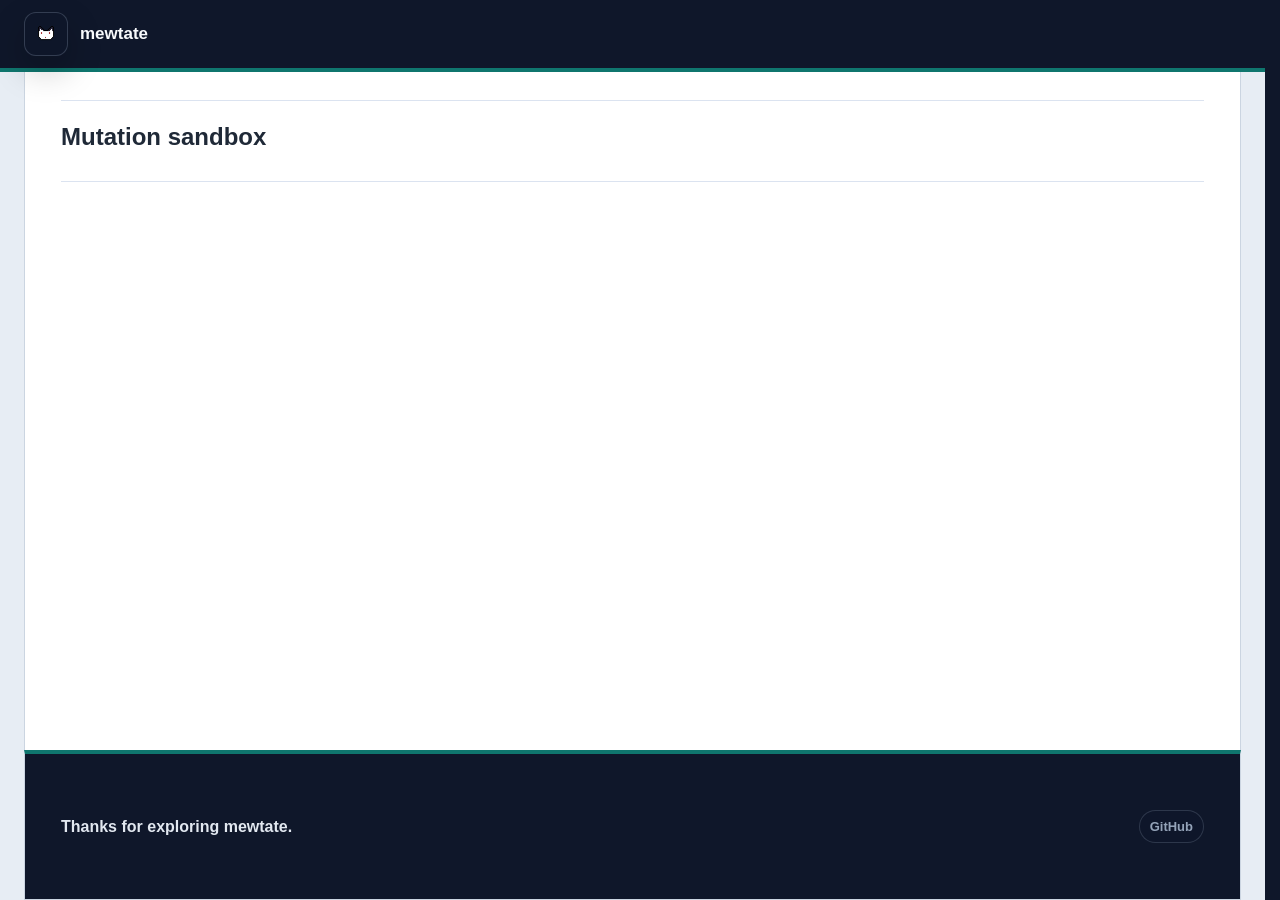
<file: frontend/index.html>
<!DOCTYPE html>
<html lang="en">
<head>
    <meta charset="UTF-8">
    <meta name="viewport" content="width=device-width, initial-scale=1.0">
    <title>mewtate</title>
    <link rel="icon" type="image/png" href="mewtateLogo.png">
    <link rel="stylesheet" href="style.css">
</head>
<body class="home-page">
    <header class="site-header home-header">
        <div class="brand-zone">
            <a class="brand-mark" href="index.html" aria-label="mewtate home">
                <img src="mewtateLogo.png" alt="mewtate logo">
            </a>
            <div class="brand-copy">
                <strong>mewtate</strong>
            </div>
        </div>
    </header>

    <main class="home-main">
        <section class="tool-directory" aria-label="Available tools">
            <a class="tool-row primary-tool" href="mutation-sandbox.html">
                <div>
                    <h3>Mutation sandbox</h3>
                    <p class="tool-hover-description">
                        Compare protein sequence mutations with conservation, UniProt functional regions,
                        and AlphaFold structure context.
                    </p>
                </div>
            </a>
        </section>
    </main>

    <footer class="site-footer">
        <div>
            <p>Thanks for exploring mewtate.</p>
        </div>

        <div class="footer-links">
            <a href="https://github.com/Buuber28" target="_blank" rel="noreferrer">GitHub</a>
        </div>
    </footer>
</body>
</html>
</file>
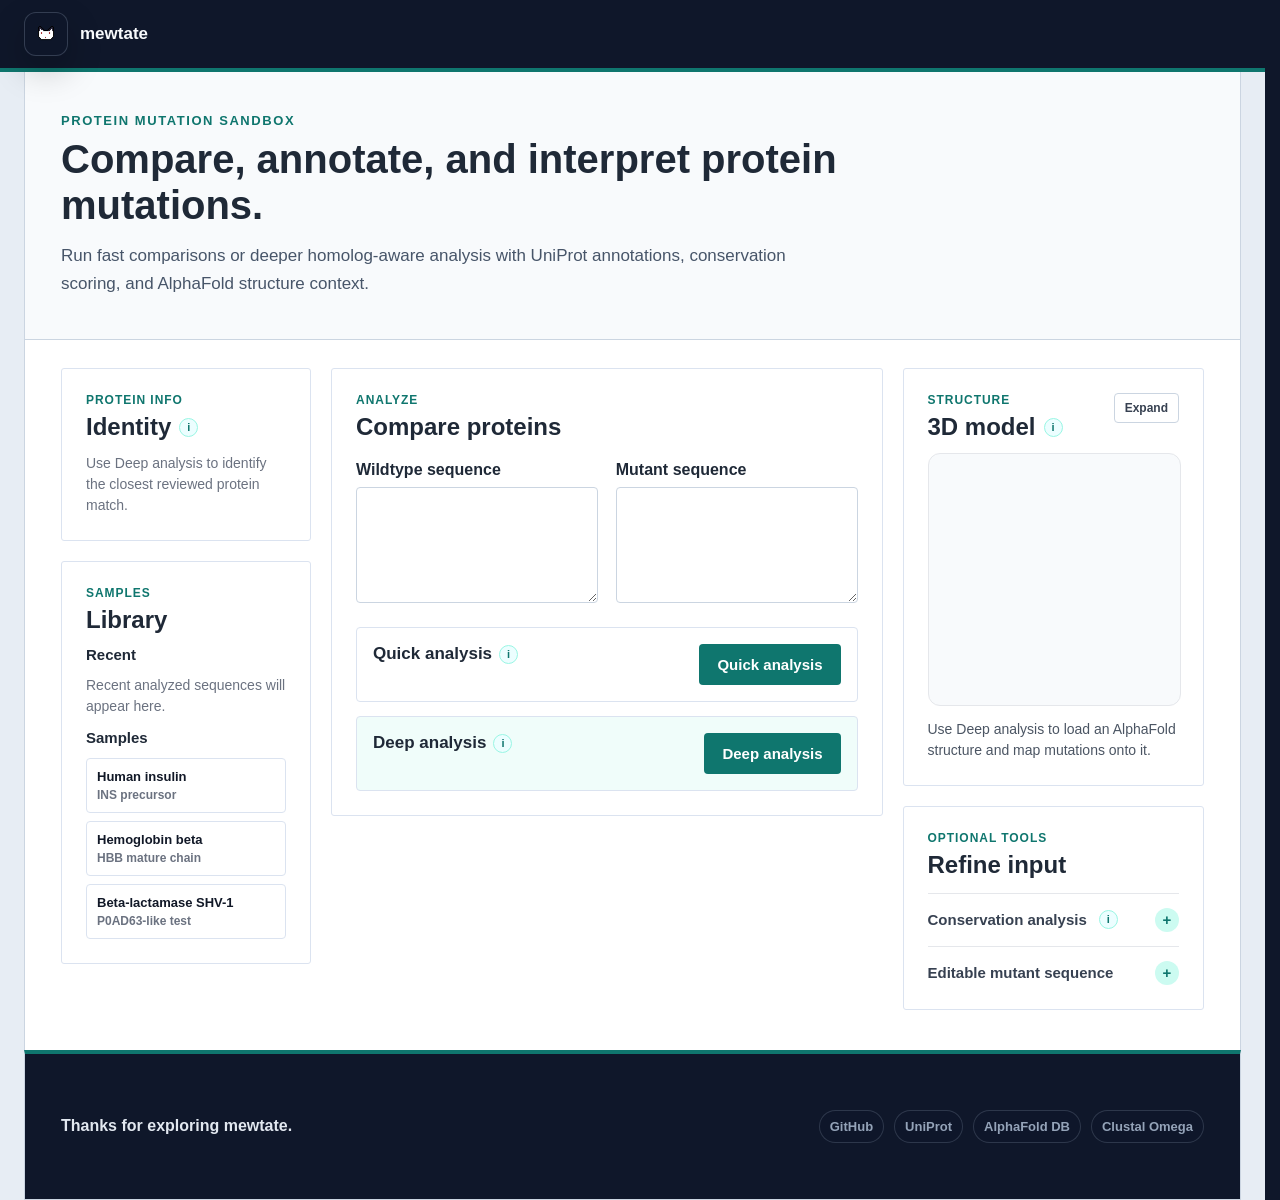
<file: frontend/mutation-sandbox.html>
<!DOCTYPE html>
<html lang="en">
<head>
    <meta charset="UTF-8">
    <meta name="viewport" content="width=device-width, initial-scale=1.0">
    <title>Mutation sandbox | mewtate</title>
    <link rel="icon" type="image/png" href="mewtateLogo.png">
    <link rel="stylesheet" href="style.css">
</head>
<body class="tool-page">
    <header class="site-header">
        <div class="brand-zone">
            <a class="brand-mark" href="index.html" aria-label="mewtate home">
                <img src="mewtateLogo.png" alt="mewtate logo">
            </a>
            <div class="brand-copy">
                <strong>mewtate</strong>
            </div>
        </div>
    </header>

    <main class="tool-main">
        <header class="tool-intro">
            <div>
                <p class="eyebrow">Protein mutation sandbox</p>
                <h1>Compare, annotate, and interpret protein mutations.</h1>
                <p class="hero-text">
                    Run fast comparisons or deeper homolog-aware analysis with UniProt annotations,
                    conservation scoring, and AlphaFold structure context.
                </p>
            </div>
        </header>

        <section class="workspace-grid">
            <div class="left-column">
                <aside class="panel info-panel">
                    <div class="panel-header compact">
                        <div>
                            <p class="panel-kicker">Protein info</p>
                            <h2>
                                Identity
                                <span class="info-tip" tabindex="0" data-tooltip="Deep analysis compares your sequence against UniProt matches so mewtate can show a likely protein name, organism, accession, and annotation source.">i</span>
                            </h2>
                        </div>
                    </div>

                    <div id="protein-info" class="protein-info">
                        <p class="empty-state">
                            Use Deep analysis to identify the closest reviewed protein match.
                        </p>
                    </div>
                </aside>

                <aside class="panel sequence-library-panel">
                    <div class="panel-header compact">
                        <div>
                            <p class="panel-kicker">Samples</p>
                            <h2>Library</h2>
                        </div>
                    </div>

                    <div class="sequence-library">
                        <h3>Recent</h3>
                        <div id="recent-sequences" class="sequence-list">
                            <p class="empty-state">Recent analyzed sequences will appear here.</p>
                        </div>

                        <h3>Samples</h3>
                        <div id="sample-sequences" class="sequence-list"></div>
                    </div>
                </aside>
            </div>

            <div class="main-column">
                <section class="panel sequence-panel">
                    <div class="panel-header">
                        <div>
                            <p class="panel-kicker">Analyze</p>
                            <h2>Compare proteins</h2>
                        </div>
                    </div>

                    <div class="sequence-input-grid">
                        <div>
                            <label for="wildtype-sequence">Wildtype sequence</label>
                            <textarea id="wildtype-sequence" rows="5"></textarea>
                        </div>

                        <div>
                            <label for="mutant-sequence">Mutant sequence</label>
                            <textarea id="mutant-sequence" rows="5"></textarea>
                        </div>
                    </div>

                    <div class="analysis-actions">
                        <div class="analysis-option">
                            <div>
                                <h3>
                                    Quick analysis
                                    <span class="info-tip" tabindex="0" data-tooltip="Compares wildtype and mutant sequences directly. It uses a pasted aligned FASTA if available, but skips remote homolog search and UniProt feature lookup.">i</span>
                                </h3>
                            </div>
                            <button id="quick-analysis-button">Quick analysis</button>
                        </div>

                        <div class="analysis-option deep-analysis">
                            <div>
                                <h3>
                                    Deep analysis
                                    <span class="info-tip" tabindex="0" data-tooltip="Runs the full workflow: identifies likely homologs, builds an alignment, calculates conservation, fetches UniProt functional regions, and maps mutations onto structure when possible.">i</span>
                                </h3>
                                <div id="deep-analysis-progress" class="progress-bar hidden">
                                    <span></span>
                                </div>
                                <p id="deep-analysis-status" class="tool-status"></p>
                            </div>
                            <button id="deep-analysis-button">Deep analysis</button>
                        </div>
                    </div>
                </section>

                <section id="results"></section>
            </div>

            <div class="right-column">
                <aside class="panel structure-panel" id="structure-panel">
                    <div class="panel-header compact">
                        <div>
                            <p class="panel-kicker">Structure</p>
                            <h2>
                                3D model
                                <span class="info-tip" tabindex="0" data-tooltip="When AlphaFold has a predicted structure for the matched protein, substitutions and deletions are highlighted near the affected residue positions.">i</span>
                            </h2>
                        </div>
                        <button id="structure-expand-button" class="icon-action" type="button">Expand</button>
                    </div>

                    <div id="structure-viewer" class="structure-viewer"></div>
                    <p id="structure-status" class="tool-status">
                        Use Deep analysis to load an AlphaFold structure and map mutations onto it.
                    </p>
                </aside>

                <aside class="panel tools-panel">
                    <div class="panel-header compact">
                        <div>
                            <p class="panel-kicker">Optional tools</p>
                            <h2>Refine input</h2>
                        </div>
                    </div>

                    <details class="tool-drawer">
                        <summary>
                            Conservation analysis
                            <span class="info-tip" tabindex="0" data-tooltip="Conservation estimates how often each residue is preserved across homologous proteins. Mutations at highly conserved positions are treated as more biologically important.">i</span>
                        </summary>
                        <div class="homolog-search">
                            <p class="tool-description">
                                Paste your own pre-aligned homolog sequences below. Quick and deep analysis will use
                                this custom alignment instead of an automatically generated homolog alignment.
                            </p>
                        </div>
                        <label for="aligned-fasta">Custom aligned FASTA</label>
                        <textarea id="aligned-fasta" rows="7" placeholder=">seq1&#10;MKTFFVLLL&#10;>seq2&#10;MKTFFILLL&#10;>seq3&#10;MKTYFVLLL"></textarea>
                    </details>

                    <details class="tool-drawer">
                        <summary>Editable mutant sequence</summary>
                        <button id="load-sequence-button">Load sequence into editor</button>

                        <div class="mutation-modes">
                            <button id="substitute-mode-button">Substitute</button>
                            <button id="insert-mode-button">Insert</button>
                            <button id="delete-mode-button">Delete</button>
                        </div>

                        <div id="sequence-editor"></div>

                        <h3>Amino acid palette</h3>
                        <div id="amino-acid-palette"></div>

                        <div id="amino-acid-legend" class="hidden">
                            <div class="legend">
                                <span class="legend-item aa-nonpolar">Nonpolar / hydrophobic</span>
                                <span class="legend-item aa-polar">Polar uncharged</span>
                                <span class="legend-item aa-positive">Positively charged</span>
                                <span class="legend-item aa-negative">Negatively charged</span>
                            </div>
                        </div>
                    </details>
                </aside>
            </div>
        </section>
    </main>

    <footer class="site-footer">
        <div>
            <p>Thanks for exploring mewtate.</p>
        </div>

        <div class="footer-links">
            <a href="https://github.com/Buuber28" target="_blank" rel="noreferrer">GitHub</a>
            <a href="https://www.uniprot.org/" target="_blank" rel="noreferrer">UniProt</a>
            <a href="https://alphafold.ebi.ac.uk/" target="_blank" rel="noreferrer">AlphaFold DB</a>
            <a href="https://www.ebi.ac.uk/jdispatcher/msa/clustalo" target="_blank" rel="noreferrer">Clustal Omega</a>
        </div>
    </footer>

    <script src="vendor/3Dmol-min.js"></script>
    <script src="app.js?v=conservation-details"></script>
</body>
</html>
</file>
<file: frontend/style.css>
html {
    min-height: 100%;
    background: #0f172a;
    scrollbar-gutter: stable;
}

body {
    font-family: Inter, Arial, sans-serif;
    background:
        radial-gradient(circle at 18% 0%, rgba(45, 212, 191, 0.12), transparent 30%),
        linear-gradient(135deg, #0f172a 0%, #111827 42%, #1f2937 100%);
    background-color: #0f172a;
    color: #dbe4f0;
    margin: 0;
    min-height: 100vh;
    overflow-y: scroll;
    padding: 0 24px 48px;
}

main {
    max-width: 1480px;
    margin: 0 auto;
}

.site-header {
    position: relative;
    top: 0;
    z-index: 15;
    display: flex;
    align-items: center;
    max-width: 1480px;
    margin: 0 auto 28px;
    padding: 14px 0;
}

.brand-zone {
    position: relative;
    display: flex;
    align-items: center;
    gap: 12px;
    width: fit-content;
}

.brand-mark {
    display: inline-flex;
    width: 42px;
    height: 42px;
    align-items: center;
    justify-content: center;
    overflow: hidden;
    border: 1px solid rgba(148, 163, 184, 0.28);
    border-radius: 12px;
    background: rgba(15, 23, 42, 0.72);
    box-shadow: 0 14px 34px rgba(0, 0, 0, 0.26);
}

.brand-mark img {
    width: 32px;
    height: 32px;
    object-fit: contain;
}

.brand-copy {
    display: grid;
    gap: 0;
}

.brand-copy strong {
    color: #f8fafc;
    font-size: 17px;
}

.brand-copy span {
    color: #94a3b8;
    font-size: 12px;
    font-weight: 700;
}

.header-link {
    color: #cbd5e1;
    font-size: 14px;
    font-weight: 800;
    text-decoration: none;
}

.header-link:hover {
    color: #99f6e4;
}

.hero {
    display: grid;
    grid-template-columns: minmax(0, 1fr);
    gap: 24px;
    align-items: end;
    margin-bottom: 28px;
    padding: 20px 0 8px;
}

.eyebrow {
    text-transform: uppercase;
    letter-spacing: 0.12em;
    font-size: 13px;
    font-weight: 700;
    color: #5eead4;
    margin-bottom: 8px;
}

.hero h1 {
    max-width: 920px;
    color: #f8fafc;
    font-size: 44px;
    line-height: 1.05;
    margin: 0;
    letter-spacing: 0;
}

.hero-text {
    max-width: 760px;
    font-size: 17px;
    line-height: 1.6;
    color: #cbd5e1;
    margin-top: 16px;
}

.workspace-grid {
    display: grid;
    grid-template-columns: minmax(180px, 0.68fr) minmax(430px, 1.5fr) minmax(260px, 0.82fr);
    gap: 20px;
    align-items: start;
}

.main-column {
    display: grid;
    gap: 20px;
    min-width: 0;
}

.left-column {
    display: grid;
    gap: 20px;
}

.right-column {
    display: grid;
    gap: 20px;
}

.panel {
    background: rgba(248, 250, 252, 0.96);
    border: 1px solid rgba(203, 213, 225, 0.72);
    border-radius: 16px;
    padding: 24px;
    color: #1f2937;
    box-shadow: 0 20px 60px rgba(0, 0, 0, 0.22);
}

.panel-header {
    display: flex;
    justify-content: space-between;
    gap: 18px;
    align-items: flex-start;
    margin-bottom: 20px;
}

.panel-header.compact {
    margin-bottom: 12px;
}

.icon-action {
    align-self: flex-start;
    padding: 7px 10px;
    border: 1px solid #cbd5e1;
    border-radius: 8px;
    background: #ffffff;
    color: #374151;
    font-size: 12px;
    font-weight: 800;
}

.icon-action:hover {
    background: #ecfeff;
    color: #0f766e;
}

.panel-kicker {
    margin: 0 0 6px;
    color: #0f766e;
    font-size: 12px;
    font-weight: 800;
    letter-spacing: 0.08em;
    text-transform: uppercase;
}

.panel h2 {
    display: flex;
    align-items: center;
    gap: 8px;
    margin: 0;
    font-size: 24px;
}

.protein-info {
    display: grid;
    gap: 14px;
}

.empty-state {
    margin: 0;
    color: #6b7280;
    font-size: 14px;
    line-height: 1.5;
}

.protein-match h3 {
    margin: 12px 0 16px;
    font-size: 17px;
    line-height: 1.35;
    overflow-wrap: anywhere;
}

.match-badge {
    display: inline-flex;
    padding: 5px 9px;
    border-radius: 999px;
    background: #ccfbf1;
    color: #0f766e;
    font-size: 12px;
    font-weight: 800;
}

.protein-match dl {
    display: grid;
    gap: 10px;
    margin: 0;
}

.protein-match dl div {
    display: flex;
    justify-content: space-between;
    gap: 12px;
    padding-top: 10px;
    border-top: 1px solid #e5e7eb;
}

.protein-match dt {
    color: #6b7280;
    font-size: 13px;
    font-weight: 700;
}

.protein-match dd {
    margin: 0;
    color: #111827;
    font-size: 13px;
    font-weight: 800;
    text-align: right;
}

.sequence-library {
    display: grid;
    gap: 12px;
}

.sequence-library h3 {
    margin: 0;
    font-size: 15px;
}

.sequence-list {
    display: grid;
    gap: 8px;
}

.structure-panel {
    overflow: visible;
}

.structure-viewer {
    position: relative;
    contain: layout paint;
    width: 100%;
    aspect-ratio: 1 / 1;
    min-height: 220px;
    margin-bottom: 12px;
    overflow: hidden;
    border: 1px solid #e5e7eb;
    border-radius: 12px;
    background: #f8fafc;
}

.structure-viewer canvas,
.structure-viewer > div {
    display: block;
    position: absolute !important;
    inset: 0;
    width: 100% !important;
    height: 100% !important;
}

.structure-panel.expanded {
    position: fixed;
    inset: 28px;
    z-index: 20;
    display: grid;
    grid-template-rows: auto minmax(0, 1fr) auto;
    max-width: none;
    overflow: hidden;
}

.structure-panel.expanded .structure-viewer {
    aspect-ratio: auto;
    min-height: 0;
    height: 100%;
}

.structure-panel.expanded::before {
    content: "";
    position: fixed;
    inset: 0;
    z-index: -1;
    background: rgba(15, 23, 42, 0.34);
}

.sequence-preset {
    width: 100%;
    padding: 10px;
    border: 1px solid #dbe3f0;
    border-radius: 10px;
    background: #fafafa;
    color: #111827;
    text-align: left;
}

.sequence-preset:hover {
    background: #ecfeff;
}

.sequence-preset strong {
    display: block;
    font-size: 13px;
}

.sequence-preset span {
    display: block;
    margin-top: 4px;
    color: #6b7280;
    font-size: 12px;
    font-weight: 600;
}

.sequence-input-grid {
    display: grid;
    grid-template-columns: repeat(2, minmax(0, 1fr));
    gap: 18px;
}

.analysis-actions {
    display: grid;
    gap: 14px;
    margin-top: 20px;
}

.analysis-option {
    display: grid;
    grid-template-columns: minmax(0, 1fr) auto;
    gap: 18px;
    align-items: start;
    padding: 16px;
    border: 1px solid #dbe3f0;
    border-radius: 12px;
    background: #ffffff;
}

.analysis-option h3 {
    display: flex;
    align-items: center;
    gap: 7px;
    margin: 0 0 6px;
    font-size: 17px;
}

.info-tip {
    position: relative;
    display: inline-flex;
    flex: 0 0 auto;
    align-items: center;
    justify-content: center;
    width: 17px;
    height: 17px;
    border: 1px solid #99f6e4;
    border-radius: 50%;
    background: #ecfeff;
    color: #0f766e;
    font-size: 11px;
    font-weight: 800;
    line-height: 1;
    cursor: help;
}

.info-tip::after {
    content: attr(data-tooltip);
    position: absolute;
    left: 50%;
    bottom: calc(100% + 9px);
    z-index: 30;
    width: min(260px, 72vw);
    padding: 10px 12px;
    border: 1px solid #cbd5e1;
    border-radius: 10px;
    background: #0f172a;
    color: #f8fafc;
    box-shadow: 0 16px 36px rgba(15, 23, 42, 0.24);
    font-family: Inter, Arial, sans-serif;
    font-size: 12px;
    font-weight: 600;
    line-height: 1.45;
    text-align: left;
    text-transform: none;
    transform: translateX(-50%) translateY(4px);
    opacity: 0;
    pointer-events: none;
    transition: opacity 0.15s ease, transform 0.15s ease;
}

.info-tip:hover::after,
.info-tip:focus-visible::after {
    transform: translateX(-50%) translateY(0);
    opacity: 1;
}

.analysis-option p {
    margin: 0;
    color: #4b5563;
    font-size: 14px;
    line-height: 1.5;
}

.deep-analysis {
    background: #f0fdfa;
}

label {
    display: block;
    margin-top: 0;
    font-weight: bold;
}

textarea {
    width: 100%;
    margin-top: 8px;
    padding: 12px;
    border: 1px solid #cbd5e1;
    border-radius: 10px;
    background: #ffffff;
    color: #111827;
    font-family: monospace;
    font-size: 16px;
    box-sizing: border-box;
}

button {
    margin-top: 0;
    padding: 12px 18px;
    font-size: 15px;
    font-weight: 700;
    cursor: pointer;
    border: none;
    border-radius: 10px;
    background: #0f766e;
    color: white;
}

.tool-drawer {
    border-top: 1px solid #e5e7eb;
    padding-top: 14px;
    margin-top: 14px;
}

.tool-drawer summary {
    cursor: pointer;
    color: #374151;
    font-size: 15px;
    font-weight: 700;
    list-style: none;
    display: flex;
    justify-content: space-between;
    align-items: center;
    gap: 12px;
}

.tool-drawer summary .info-tip {
    margin-right: auto;
}

.tool-drawer summary::-webkit-details-marker {
    display: none;
}

.tool-drawer summary::after {
    content: "+";
    display: inline-flex;
    justify-content: center;
    align-items: center;
    width: 24px;
    height: 24px;
    border-radius: 50%;
    background: #ccfbf1;
    color: #0f766e;
}

.tool-drawer[open] summary::after {
    content: "-";
}

.tool-drawer[open] summary {
    margin-bottom: 16px;
}

.tool-drawer h3 {
    margin: 18px 0 0;
    font-size: 16px;
}

.tool-drawer label {
    margin-top: 0;
    color: #4b5563;
    font-size: 13px;
    font-weight: 600;
}

.insert-slot {
    width: 24px;
    height: 34px;
    border-radius: 8px;
    border: 1px dashed #9ca3af;
    background: #f9fafb;
    color: #6b7280;
    font-weight: bold;
    padding: 0;
    margin-top: 0;
}

.insert-slot:hover {
    background: #ccfbf1;
    border-color: #0f766e;
    color: #0f766e;
}

.insert-slot.selected-insert-slot {
    background: #0f766e;
    border-color: #0f766e;
    color: white;
}

.editable-residue:disabled {
    cursor: default;
    opacity: 1;
}

button:hover {
    background: #115e59;
}

button:disabled {
    cursor: wait;
    opacity: 0.65;
}

.homolog-search {
    display: grid;
    gap: 10px;
    margin-bottom: 18px;
}

.homolog-search button {
    justify-self: start;
}

.tool-status {
    margin: 0;
    color: #4b5563;
    font-size: 14px;
    line-height: 1.5;
}

.tool-description {
    margin: 0;
    color: #4b5563;
    font-size: 14px;
    line-height: 1.5;
}

.tool-status.error {
    color: darkred;
    font-weight: 700;
}

.tool-status.success {
    color: #166534;
    font-weight: 700;
}

.tool-status.success::before {
    content: "✓";
    display: inline-flex;
    align-items: center;
    justify-content: center;
    width: 18px;
    height: 18px;
    margin-right: 6px;
    border-radius: 50%;
    background: #dcfce7;
    color: #166534;
    font-size: 12px;
}

.progress-bar {
    height: 8px;
    overflow: hidden;
    border-radius: 999px;
    background: #e5e7eb;
}

.progress-bar span {
    display: block;
    width: 42%;
    height: 100%;
    border-radius: inherit;
    background: linear-gradient(90deg, #5eead4, #0f766e);
    animation: progress-slide 1.25s ease-in-out infinite;
}

@keyframes progress-slide {
    0% {
        transform: translateX(-110%);
    }

    100% {
        transform: translateX(260%);
    }
}

.editable-residue,
.amino-acid-block {
    margin-top: 0;
    padding: 0;
    color: #1f2937;
}
.mutation-modes {
    display: flex;
    gap: 10px;
    margin-top: 18px;
    margin-bottom: 18px;
}

.mutation-modes button {
    background: #e5e7eb;
    color: #111827;
}

.mutation-modes button:hover {
    background: #d1d5db;
}
.mutation-modes button.active-mode {
    background: #0f766e;
    color: white;
}


#results {
    min-width: 0;
    padding: 24px;
    border: 1px solid rgba(203, 213, 225, 0.72);
    border-radius: 16px;
    background: rgba(248, 250, 252, 0.96);
    color: #1f2937;
    box-shadow: 0 20px 60px rgba(0, 0, 0, 0.22);
}

#results:empty {
    display: none;
}

li {
    margin-bottom: 20px;
}

.error {
    color: darkred;
    font-weight: bold;
}

.sequence-visualization {
    margin-top: 16px;
    margin-bottom: 28px;
    padding: 12px;
    background: #fafafa;
    border: 1px solid #ddd;
    border-radius: 10px;
    max-height: 150px;
    max-width: 100%;
    overflow: auto;
}

.sequence-row {
    display: flex;
    align-items: flex-start;
    margin-bottom: 8px;
    width: max-content;
    max-width: none;
}

.sequence-label {
    position: sticky;
    left: 0;
    z-index: 1;
    width: 42px;
    font-weight: bold;
    font-family: monospace;
    background: #fafafa;
}

.sequence-tiles {
    display: flex;
    flex-wrap: nowrap;
    gap: 4px;
}

.residue-tile {
    display: inline-flex;
    align-items: center;
    justify-content: center;
    width: 24px;
    height: 24px;
    font-size: 13px;
    font-family: monospace;
    font-weight: bold;
    background: #e8e8e8;
    border-radius: 6px;
    border: 1px solid #ccc;
}

.residue-tile.changed {
    background: #ffd6a5;
    border-color: #cc7a00;
}

.conservation-heatmap {
    display: flex;
    flex-wrap: wrap;
    gap: 4px;
    margin-top: 12px;
    margin-bottom: 28px;
    padding: 16px;
    background: #fafafa;
    border: 1px solid #ddd;
    border-radius: 10px;
}

.conservation-legend {
    display: grid;
    grid-template-columns: auto minmax(140px, 240px) auto;
    align-items: center;
    gap: 10px;
    margin-top: 10px;
    color: #4b5563;
    font-size: 13px;
    font-weight: 700;
}

.conservation-gradient {
    height: 10px;
    border-radius: 999px;
    border: 1px solid #fecdd3;
    background: linear-gradient(90deg, hsl(350, 48%, 96%), hsl(350, 90%, 44%));
}

.conservation-tile {
    display: inline-flex;
    align-items: center;
    justify-content: center;
    width: 24px;
    height: 24px;
    font-size: 13px;
    border-radius: 6px;
    border: 1px solid #ccc;
    font-family: monospace;
    font-weight: bold;
}

.functional-region-list {
    display: flex;
    flex-wrap: wrap;
    gap: 8px;
    margin: 12px 0 28px;
}

.functional-region-chip {
    padding: 6px 9px;
    border: 1px solid #99f6e4;
    border-radius: 999px;
    background: #ccfbf1;
    color: #0f766e;
    font-size: 13px;
    font-weight: 700;
}

.substitution-list {
    display: grid;
    gap: 16px;
}

.substitution-card {
    padding: 18px;
    border-radius: 12px;
    border: 1px solid #ddd;
    background: #fafafa;
}

.substitution-header {
    display: flex;
    justify-content: space-between;
    align-items: center;
    margin-bottom: 10px;
}

.substitution-header strong {
    font-size: 20px;
    font-family: monospace;
}

.substitution-header span {
    padding: 4px 10px;
    border-radius: 999px;
    font-size: 13px;
    font-weight: bold;
    text-transform: uppercase;
}

.substitution-details {
    display: grid;
    grid-template-columns: repeat(auto-fit, minmax(130px, 1fr));
    gap: 12px;
    margin-top: 14px;
}

.substitution-details div {
    padding: 10px;
    background: white;
    border-radius: 8px;
    border: 1px solid #e0e0e0;
}

.severity-low .substitution-header span {
    background: #d8f3dc;
    color: #1b5e20;
}

.severity-moderate .substitution-header span {
    background: #fff3bf;
    color: #7a4f00;
}

.severity-high .substitution-header span {
    background: #ffd6d6;
    color: #8a0000;
}

#sequence-editor,
#amino-acid-palette {
    display: flex;
    flex-wrap: wrap;
    gap: 6px;
    margin-top: 12px;
    margin-bottom: 24px;
}

.editable-residue,
.amino-acid-block {
    width: 34px;
    height: 34px;
    border-radius: 8px;
    border: 1px solid #ccc;
    background: #eeeeee;
    font-family: monospace;
    font-weight: bold;
    cursor: pointer;
}

.editable-residue:hover,
.amino-acid-block:hover {
    background: #ddd;
}

.editable-residue.selected {
    background: #ccfbf1;
    border-color: #0f766e;
}

.aa-nonpolar {
    background: #d8f3dc;
    border-color: #95d5b2;
}

.aa-polar {
    background: #dbeafe;
    border-color: #93c5fd;
}

.aa-positive {
    background: #fde2e2;
    border-color: #fca5a5;
}

.aa-negative {
    background: #ede9fe;
    border-color: #c4b5fd;
}

.legend {
    display: flex;
    flex-wrap: wrap;
    gap: 8px;
    margin-bottom: 24px;
}

.legend-item {
    padding: 6px 10px;
    border-radius: 999px;
    border: 1px solid #ccc;
    font-size: 13px;
    font-weight: bold;
}
.hidden {
    display: none;
}

.home-page,
.tool-page {
    background: #e7edf4;
    color: #1f2937;
    padding-bottom: 0;
}

.home-page {
    display: flex;
    flex-direction: column;
}

.home-page .site-header,
.tool-page .site-header {
    justify-content: space-between;
    max-width: none;
    min-height: 72px;
    box-sizing: border-box;
    margin: 0 -24px;
    padding: 12px max(24px, calc((100vw - 1280px) / 2 + 24px));
    border-bottom: 4px solid #0f766e;
    background: #0f172a;
}

.home-page .brand-mark,
.tool-page .brand-mark {
    border-color: rgba(148, 163, 184, 0.28);
    background: rgba(15, 23, 42, 0.72);
    box-shadow: 0 14px 34px rgba(0, 0, 0, 0.22);
}

.home-page .brand-copy strong,
.tool-page .brand-copy strong {
    color: #f8fafc;
}

.home-page .brand-copy span,
.tool-page .brand-copy span,
.home-page .header-link,
.tool-page .header-link {
    color: #94a3b8;
}

.home-page .header-link:hover,
.tool-page .header-link:hover {
    color: #99f6e4;
}

.home-main,
.tool-main {
    max-width: 1280px;
    padding: 0 0 40px;
    background: #ffffff;
    border-right: 1px solid #cbd5e1;
    border-left: 1px solid #cbd5e1;
}

.home-main {
    flex: 1;
    width: 100%;
    box-sizing: border-box;
}

.tool-intro {
    padding: 28px 36px 24px;
    border-bottom: 1px solid #cbd5e1;
    background: #f8fafc;
}

.tool-intro h1 {
    max-width: 900px;
    margin: 0;
    color: #1f2937;
    font-size: 40px;
    line-height: 1.15;
    letter-spacing: 0;
}

.tool-intro .hero-text {
    max-width: 780px;
    color: #475569;
    font-size: 17px;
    line-height: 1.65;
    margin-top: 14px;
}

.home-page .eyebrow,
.tool-page .eyebrow {
    color: #0f766e;
}

.section-heading {
    margin-bottom: 18px;
}

.section-heading h2 {
    margin: 0;
    color: #1f2937;
    font-size: 26px;
}

.tool-directory {
    padding: 28px 36px 40px;
}

.tool-row {
    display: grid;
    grid-template-columns: minmax(0, 1fr);
    gap: 8px;
    align-items: start;
    padding: 22px 0;
    border-top: 1px solid #dbe3f0;
    color: inherit;
    text-decoration: none;
}

.tool-row:last-child {
    border-bottom: 1px solid #dbe3f0;
}

.tool-row h3 {
    margin: 0 0 8px;
    color: #1f2937;
    font-size: 24px;
}

.tool-row p {
    max-width: 820px;
    margin: 0;
    color: #475569;
    font-size: 15px;
    line-height: 1.6;
}

.tool-row:hover h3 {
    color: #0f766e;
}

.tool-hover-description {
    max-height: 0;
    opacity: 0;
    overflow: hidden;
    transform: translateY(-2px);
    transition: max-height 0.18s ease, opacity 0.18s ease, transform 0.18s ease;
}

.tool-row:hover .tool-hover-description,
.tool-row:focus-visible .tool-hover-description {
    max-height: 80px;
    opacity: 1;
    transform: translateY(0);
}

.tool-type {
    margin-bottom: 6px !important;
    color: #0f766e !important;
    font-size: 12px;
    font-weight: 800;
    letter-spacing: 0.08em;
    text-transform: uppercase;
}

.tool-page .workspace-grid {
    padding: 28px 36px 0;
}

.tool-page .panel,
.tool-page #results {
    border-color: #dbe3f0;
    border-radius: 3px;
    background: #ffffff;
    box-shadow: none;
}

.tool-page .analysis-option,
.tool-page .sequence-preset,
.tool-page .sequence-visualization,
.tool-page .conservation-heatmap,
.tool-page .substitution-card {
    border-radius: 4px;
    background: #ffffff;
}

.tool-page .deep-analysis {
    background: #f0fdfa;
}

.tool-page textarea {
    border-radius: 4px;
}

.tool-page button,
.tool-page .icon-action {
    border-radius: 4px;
}

.site-footer {
    display: grid;
    grid-template-columns: minmax(260px, 1fr) auto;
    gap: 32px;
    align-items: center;
    width: 100%;
    max-width: 1280px;
    min-height: 150px;
    margin: 0 auto;
    padding: 36px;
    border: 1px solid #cbd5e1;
    border-top: 4px solid #0f766e;
    border-radius: 0;
    background: #0f172a;
    color: #cbd5e1;
    box-shadow: none;
    box-sizing: border-box;
}

.site-footer p {
    max-width: 560px;
    margin: 0;
    color: #e2e8f0;
    font-weight: 700;
    line-height: 1.6;
}

.footer-links {
    display: flex;
    flex-wrap: wrap;
    justify-content: flex-end;
    gap: 10px;
}

.footer-links a {
    padding: 8px 10px;
    border: 1px solid rgba(148, 163, 184, 0.24);
    border-radius: 999px;
    background: rgba(15, 23, 42, 0.5);
    color: #94a3b8;
    font-size: 13px;
    font-weight: 700;
    text-decoration: none;
}

.footer-links a:hover {
    color: #99f6e4;
    border-color: rgba(45, 212, 191, 0.4);
}

@media (max-width: 780px) {
    body {
        padding: 0 16px 32px;
    }

    .home-page .site-header,
    .tool-page .site-header {
        min-height: 68px;
        margin: 0 -16px;
        padding: 12px 16px;
    }

    .brand-zone {
        gap: 10px;
        min-width: 0;
    }

    .brand-mark {
        width: 40px;
        height: 40px;
        border-radius: 8px;
    }

    .brand-mark img {
        width: 30px;
        height: 30px;
    }

    .brand-copy {
        min-width: 0;
    }

    .brand-copy strong {
        font-size: 16px;
    }

    .brand-copy span {
        font-size: 11px;
        white-space: nowrap;
    }

    .home-main,
    .tool-main {
        width: 100%;
        border-right: 1px solid #cbd5e1;
        border-left: 1px solid #cbd5e1;
        box-sizing: border-box;
    }

    .tool-directory {
        padding: 22px 18px 28px;
    }

    .tool-row {
        grid-template-columns: 1fr;
        gap: 10px;
        padding: 18px 0;
    }

    .tool-row h3 {
        font-size: 22px;
    }

    .tool-row > span {
        justify-self: start;
    }

    .tool-intro {
        padding: 22px 18px 20px;
    }

    .tool-intro h1 {
        font-size: 30px;
        line-height: 1.18;
    }

    .tool-intro .hero-text {
        font-size: 15px;
        line-height: 1.55;
    }

    .tool-page .workspace-grid {
        padding: 18px 14px 0;
    }

    .workspace-grid,
    .sequence-input-grid,
    .hero,
    .site-footer {
        grid-template-columns: 1fr;
    }

    .workspace-grid,
    .main-column,
    .left-column,
    .right-column {
        gap: 14px;
    }

    .panel,
    #results {
        padding: 18px;
    }

    .panel h2 {
        font-size: 21px;
    }

    .analysis-option {
        gap: 12px;
        padding: 14px;
    }

    .footer-links {
        justify-content: flex-start;
    }

    .site-footer {
        gap: 18px;
        min-height: 132px;
        padding: 28px 18px;
    }

    .panel-header {
        display: block;
    }

    .analysis-option {
        grid-template-columns: 1fr;
    }

    .analysis-option button {
        margin-top: 16px;
        width: 100%;
    }
}
</file>
